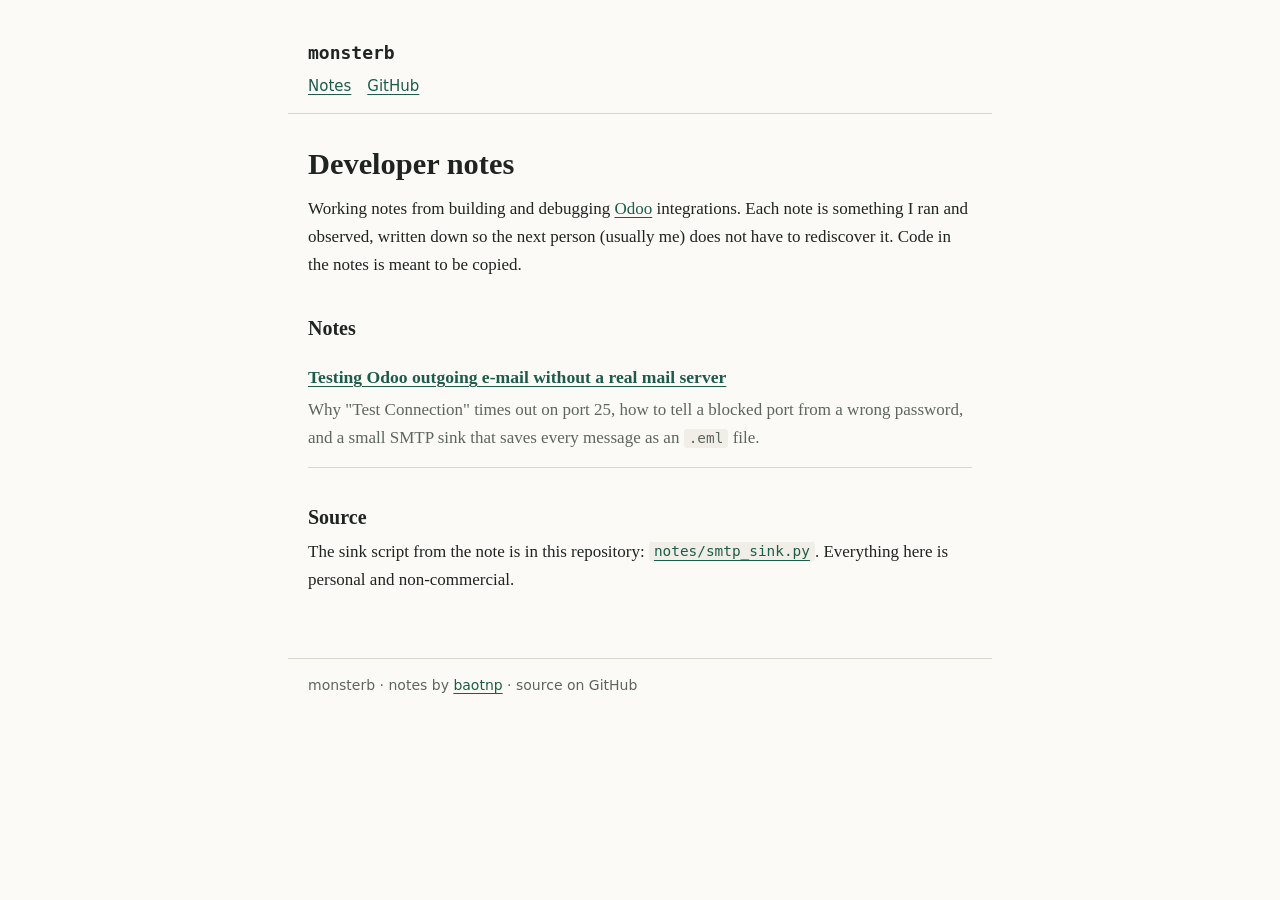
<file: index.html>
<!doctype html>
<html lang="en">
<head>
  <meta charset="utf-8">
  <meta name="viewport" content="width=device-width, initial-scale=1">
  <title>monsterb: developer notes</title>
  <meta name="description" content="Short, tested notes from a developer working on Odoo integrations: mail, deployment and debugging.">
  <link rel="stylesheet" href="style.css">
</head>
<body>
  <header>
    <a class="site" href="./">monsterb</a>
    <nav><a href="./">Notes</a><a href="https://github.com/baotnp">GitHub</a></nav>
  </header>

  <main>
    <h1>Developer notes</h1>
    <p>
      Working notes from building and debugging <a href="https://www.odoo.com">Odoo</a> integrations.
      Each note is something I ran and observed, written down so the next person (usually me) does not
      have to rediscover it. Code in the notes is meant to be copied.
    </p>

    <h2>Notes</h2>
    <ul class="entries">
      <li>
        <a href="notes/odoo-local-mail.html">Testing Odoo outgoing e-mail without a real mail server</a>
        <p>Why "Test Connection" times out on port 25, how to tell a blocked port from a wrong password,
           and a small SMTP sink that saves every message as an <code>.eml</code> file.</p>
      </li>
    </ul>

    <h2>Source</h2>
    <p>
      The sink script from the note is in this repository:
      <a href="https://github.com/baotnp/monsterb/blob/main/notes/smtp_sink.py"><code>notes/smtp_sink.py</code></a>.
      Everything here is personal and non-commercial.
    </p>
  </main>

  <footer>
    <p>monsterb &middot; notes by <a href="https://github.com/baotnp">baotnp</a> &middot; source on GitHub</p>
  </footer>
</body>
</html>
</file>
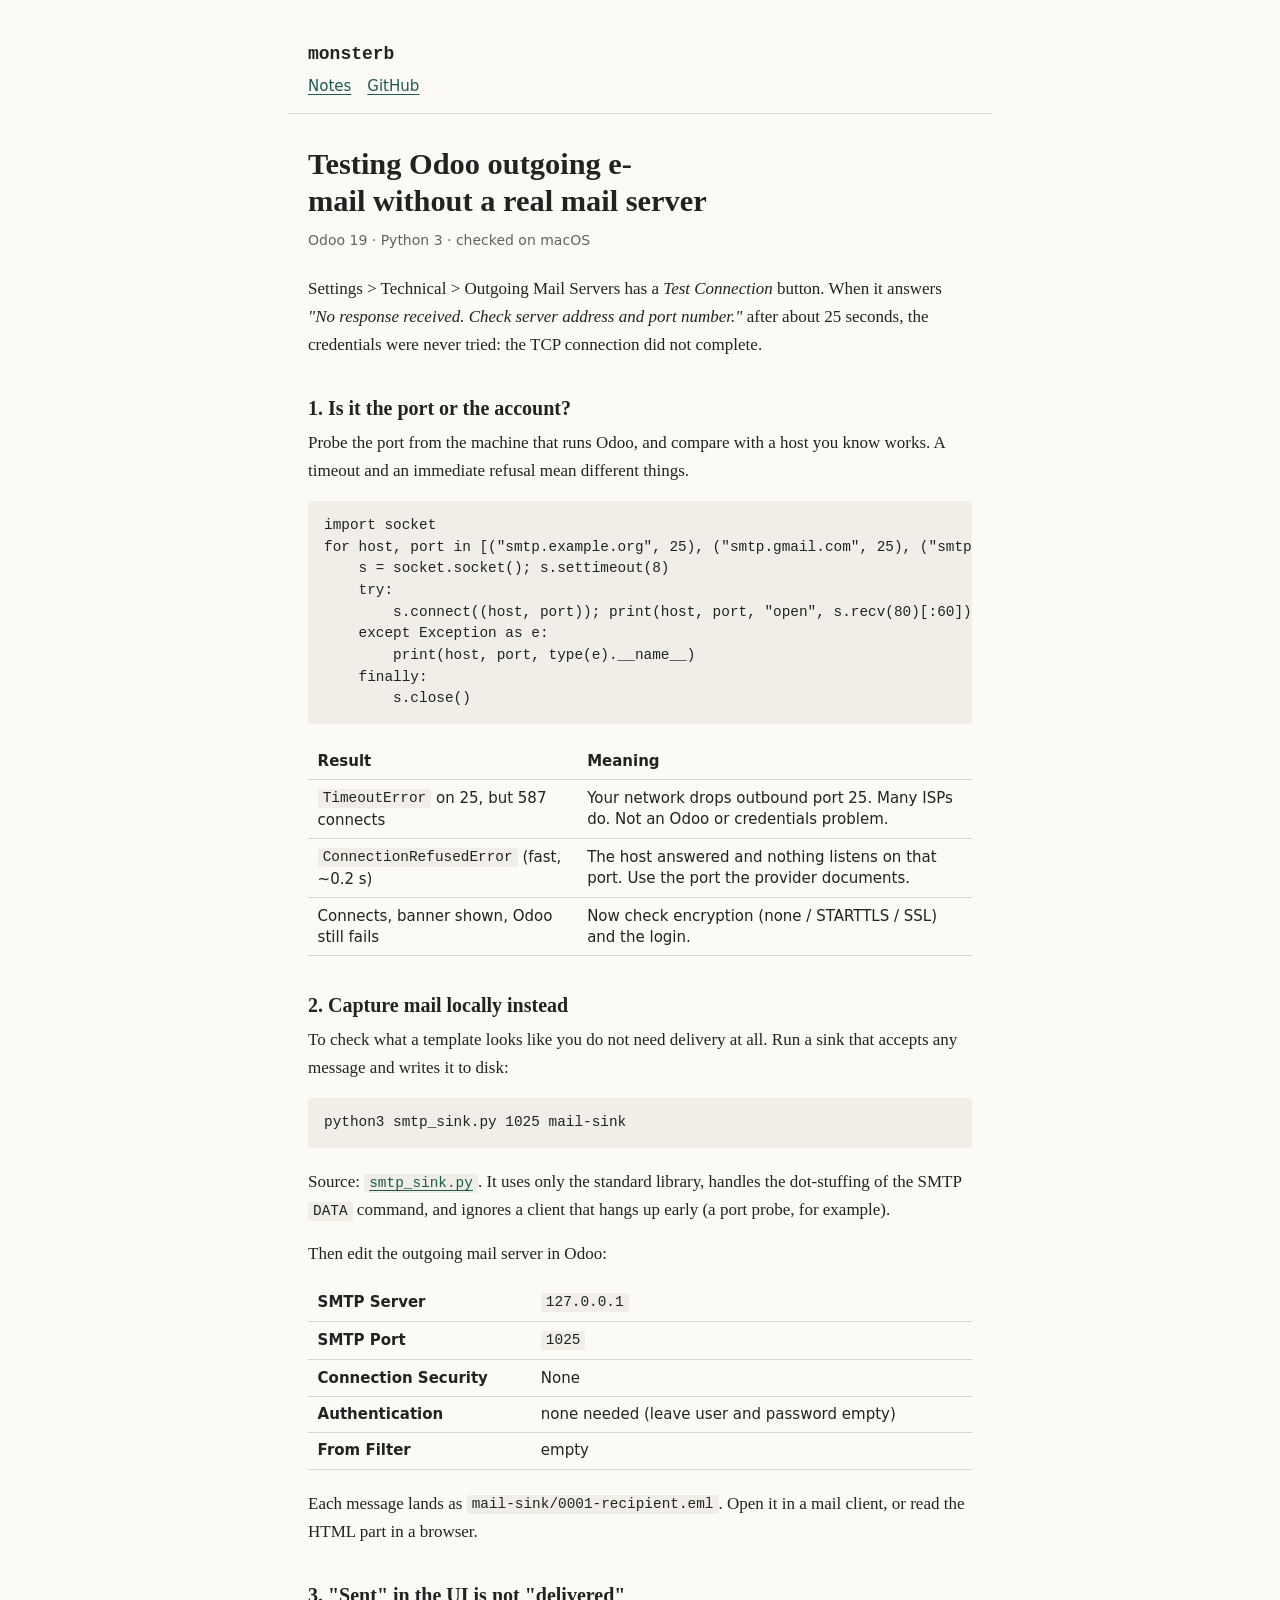
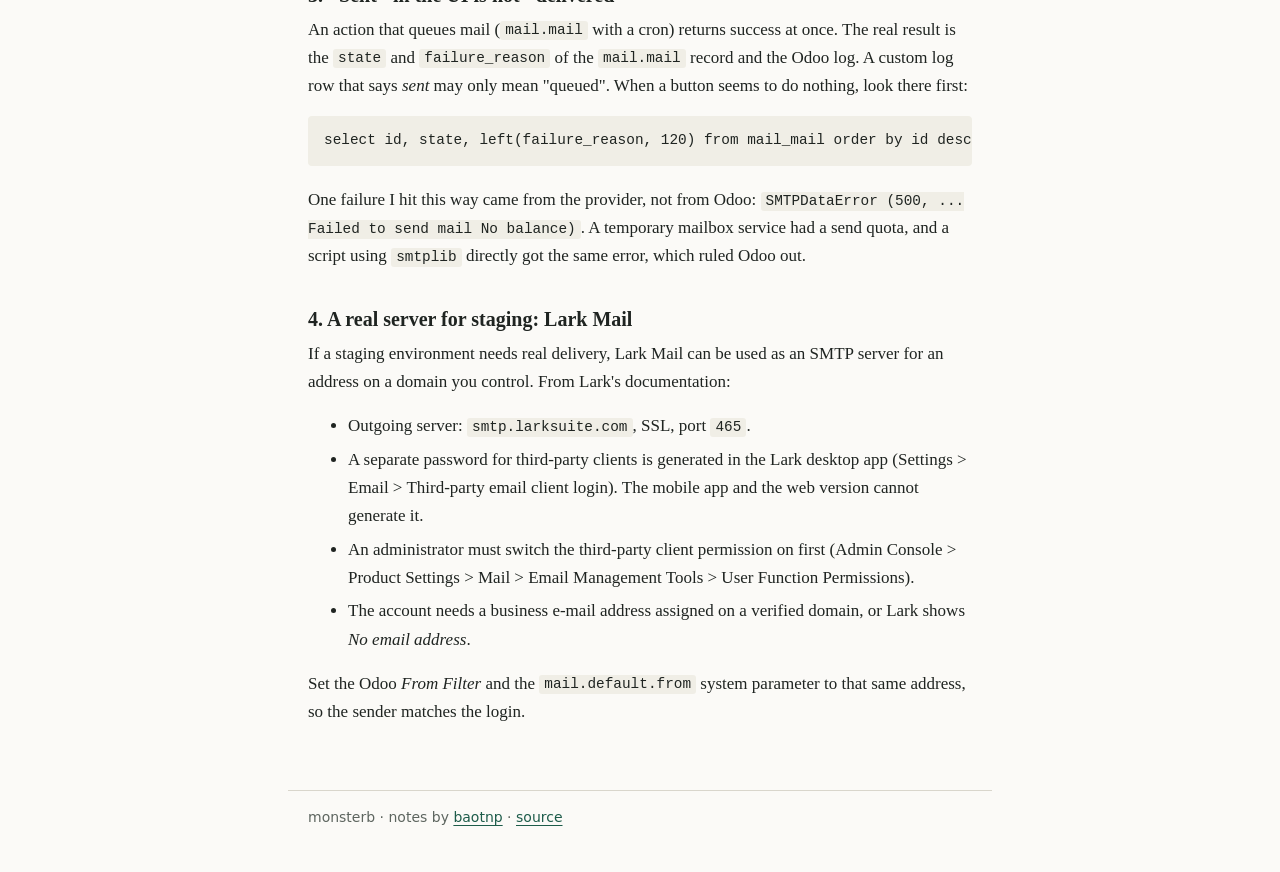
<file: notes/odoo-local-mail.html>
<!doctype html>
<html lang="en">
<head>
  <meta charset="utf-8">
  <meta name="viewport" content="width=device-width, initial-scale=1">
  <title>Testing Odoo outgoing e-mail without a real mail server &middot; monsterb</title>
  <meta name="description" content="Diagnose a timing-out SMTP Test Connection in Odoo 19 and capture outgoing mail locally with a small Python SMTP sink.">
  <link rel="stylesheet" href="../style.css">
</head>
<body>
  <header>
    <a class="site" href="../">monsterb</a>
    <nav><a href="../">Notes</a><a href="https://github.com/baotnp">GitHub</a></nav>
  </header>

  <main>
    <h1>Testing Odoo outgoing e-mail without a real mail server</h1>
    <p class="meta">Odoo 19 &middot; Python 3 &middot; checked on macOS</p>

    <p>
      Settings &gt; Technical &gt; Outgoing Mail Servers has a <em>Test Connection</em> button. When it answers
      <em>"No response received. Check server address and port number."</em> after about 25 seconds, the
      credentials were never tried: the TCP connection did not complete.
    </p>

    <h2>1. Is it the port or the account?</h2>
    <p>
      Probe the port from the machine that runs Odoo, and compare with a host you know works.
      A timeout and an immediate refusal mean different things.
    </p>
    <pre><code>import socket
for host, port in [("smtp.example.org", 25), ("smtp.gmail.com", 25), ("smtp.gmail.com", 587)]:
    s = socket.socket(); s.settimeout(8)
    try:
        s.connect((host, port)); print(host, port, "open", s.recv(80)[:60])
    except Exception as e:
        print(host, port, type(e).__name__)
    finally:
        s.close()</code></pre>
    <table>
      <thead><tr><th>Result</th><th>Meaning</th></tr></thead>
      <tbody>
        <tr><td><code>TimeoutError</code> on 25, but 587 connects</td><td>Your network drops outbound port 25. Many ISPs do. Not an Odoo or credentials problem.</td></tr>
        <tr><td><code>ConnectionRefusedError</code> (fast, ~0.2 s)</td><td>The host answered and nothing listens on that port. Use the port the provider documents.</td></tr>
        <tr><td>Connects, banner shown, Odoo still fails</td><td>Now check encryption (none / STARTTLS / SSL) and the login.</td></tr>
      </tbody>
    </table>

    <h2>2. Capture mail locally instead</h2>
    <p>
      To check what a template looks like you do not need delivery at all. Run a sink that accepts any
      message and writes it to disk:
    </p>
    <pre><code>python3 smtp_sink.py 1025 mail-sink</code></pre>
    <p>
      Source: <a href="https://github.com/baotnp/monsterb/blob/main/notes/smtp_sink.py"><code>smtp_sink.py</code></a>.
      It uses only the standard library, handles the dot-stuffing of the SMTP <code>DATA</code> command, and
      ignores a client that hangs up early (a port probe, for example).
    </p>
    <p>Then edit the outgoing mail server in Odoo:</p>
    <table>
      <tbody>
        <tr><th>SMTP Server</th><td><code>127.0.0.1</code></td></tr>
        <tr><th>SMTP Port</th><td><code>1025</code></td></tr>
        <tr><th>Connection Security</th><td>None</td></tr>
        <tr><th>Authentication</th><td>none needed (leave user and password empty)</td></tr>
        <tr><th>From Filter</th><td>empty</td></tr>
      </tbody>
    </table>
    <p>
      Each message lands as <code>mail-sink/0001-recipient.eml</code>. Open it in a mail client, or read the
      HTML part in a browser.
    </p>

    <h2>3. "Sent" in the UI is not "delivered"</h2>
    <p>
      An action that queues mail (<code>mail.mail</code> with a cron) returns success at once. The real result
      is the <code>state</code> and <code>failure_reason</code> of the <code>mail.mail</code> record and the
      Odoo log. A custom log row that says <em>sent</em> may only mean "queued". When a button seems to do
      nothing, look there first:
    </p>
    <pre><code>select id, state, left(failure_reason, 120) from mail_mail order by id desc limit 5;</code></pre>
    <p>
      One failure I hit this way came from the provider, not from Odoo:
      <code>SMTPDataError (500, ... Failed to send mail No balance)</code>. A temporary mailbox service had a
      send quota, and a script using <code>smtplib</code> directly got the same error, which ruled Odoo out.
    </p>

    <h2>4. A real server for staging: Lark Mail</h2>
    <p>
      If a staging environment needs real delivery, Lark Mail can be used as an SMTP server for an address on
      a domain you control. From Lark's documentation:
    </p>
    <ul>
      <li>Outgoing server: <code>smtp.larksuite.com</code>, SSL, port <code>465</code>.</li>
      <li>A separate password for third-party clients is generated in the Lark desktop app (Settings &gt; Email &gt; Third-party email client login). The mobile app and the web version cannot generate it.</li>
      <li>An administrator must switch the third-party client permission on first (Admin Console &gt; Product Settings &gt; Mail &gt; Email Management Tools &gt; User Function Permissions).</li>
      <li>The account needs a business e-mail address assigned on a verified domain, or Lark shows <em>No email address</em>.</li>
    </ul>
    <p>
      Set the Odoo <em>From Filter</em> and the <code>mail.default.from</code> system parameter to that same
      address, so the sender matches the login.
    </p>
  </main>

  <footer>
    <p>monsterb &middot; notes by <a href="https://github.com/baotnp">baotnp</a> &middot; <a href="https://github.com/baotnp/monsterb">source</a></p>
  </footer>
</body>
</html>
</file>
<file: style.css>
:root {
  --bg: #fbfaf7;
  --fg: #1f2421;
  --muted: #5d655f;
  --rule: #d9d6cc;
  --accent: #1d5c4a;
  --code-bg: #f0eee6;
}

@media (prefers-color-scheme: dark) {
  :root {
    --bg: #141815;
    --fg: #e7e9e4;
    --muted: #9aa39c;
    --rule: #2c332e;
    --accent: #6fcfae;
    --code-bg: #1c221e;
  }
}

* { box-sizing: border-box; }

html { font-size: 100%; }

body {
  margin: 0;
  background: var(--bg);
  color: var(--fg);
  font: 1.0625rem/1.65 ui-serif, Georgia, "Times New Roman", serif;
}

main, header, footer {
  max-width: 44rem;
  margin: 0 auto;
  padding: 0 1.25rem;
}

header { padding-top: 2.5rem; padding-bottom: 1rem; border-bottom: 1px solid var(--rule); }
header .site { font: 600 1.125rem/1 ui-monospace, "SF Mono", Menlo, monospace; color: var(--fg); text-decoration: none; }
header nav { margin-top: .5rem; font: .9375rem/1.4 ui-sans-serif, system-ui, sans-serif; color: var(--muted); }
header nav a { margin-right: 1rem; }

main { padding-top: 2rem; padding-bottom: 3rem; }

h1 { font-size: 1.9rem; line-height: 1.2; margin: 0 0 .75rem; text-wrap: balance; }
h2 { font-size: 1.25rem; line-height: 1.3; margin: 2.25rem 0 .5rem; }
p, ul, ol { margin: 0 0 1rem; }
li { margin-bottom: .35rem; }

a { color: var(--accent); text-underline-offset: .18em; }
a:focus-visible { outline: 2px solid var(--accent); outline-offset: 2px; }

.meta { font: .875rem/1.4 ui-sans-serif, system-ui, sans-serif; color: var(--muted); margin-bottom: 1.5rem; }

code, pre { font: .9rem/1.5 ui-monospace, "SF Mono", Menlo, monospace; }
code { background: var(--code-bg); padding: .1em .35em; border-radius: 3px; }
pre { background: var(--code-bg); padding: .9rem 1rem; border-radius: 4px; overflow-x: auto; margin: 0 0 1.25rem; }
pre code { background: none; padding: 0; }

table { border-collapse: collapse; width: 100%; margin: 0 0 1.25rem; font: .9375rem/1.4 ui-sans-serif, system-ui, sans-serif; }
th, td { text-align: left; padding: .45rem .6rem; border-bottom: 1px solid var(--rule); }
th { font-weight: 600; }

.entries { list-style: none; padding: 0; }
.entries li { padding: .9rem 0; border-bottom: 1px solid var(--rule); margin: 0; }
.entries a { font-size: 1.1rem; font-weight: 600; }
.entries p { margin: .25rem 0 0; color: var(--muted); }

footer { border-top: 1px solid var(--rule); padding-top: 1rem; padding-bottom: 2rem; font: .875rem/1.5 ui-sans-serif, system-ui, sans-serif; color: var(--muted); }
</file>
